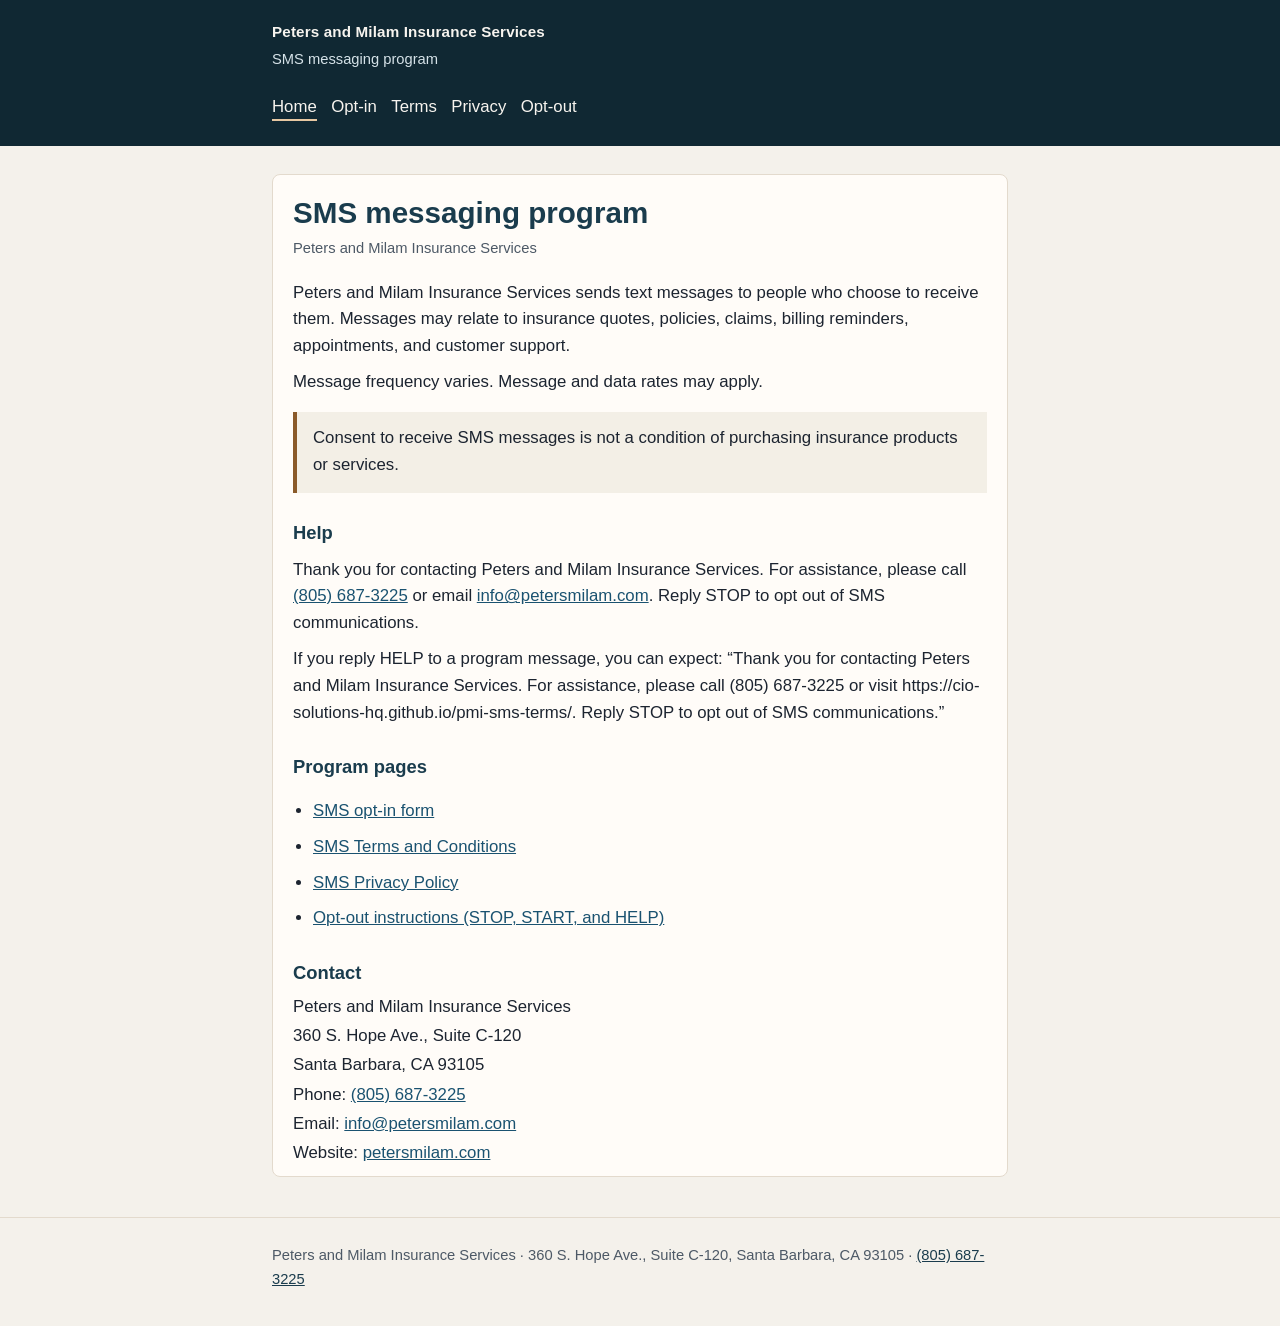
<file: index.html>
<!DOCTYPE html>
<html lang="en">
<head>
  <meta charset="utf-8">
  <meta name="viewport" content="width=device-width, initial-scale=1">
  <title>SMS Messaging Program | Peters and Milam Insurance Services</title>
  <meta name="description" content="SMS messaging program for Peters and Milam Insurance Services, including help, opt-out, terms, and privacy information.">
  <link rel="stylesheet" href="styles.css">
</head>
<body>
  <a class="skip" href="#content">Skip to content</a>
  <header class="site-header">
    <div class="header-inner">
      <p class="brand"><a href="index.html">Peters and Milam Insurance Services</a></p>
      <p class="tagline">SMS messaging program</p>
      <nav aria-label="Program pages">
        <ul>
          <li><a href="index.html" aria-current="page">Home</a></li>
          <li><a href="opt-in.html">Opt-in</a></li>
          <li><a href="terms.html">Terms</a></li>
          <li><a href="privacy.html">Privacy</a></li>
          <li><a href="opt-out.html">Opt-out</a></li>
        </ul>
      </nav>
    </div>
  </header>
  <main id="content">
    <article class="panel">
      <h1>SMS messaging program</h1>
      <p class="updated">Peters and Milam Insurance Services</p>
      <p>Peters and Milam Insurance Services sends text messages to people who choose to receive them. Messages may relate to insurance quotes, policies, claims, billing reminders, appointments, and customer support.</p>
      <p>Message frequency varies. Message and data rates may apply.</p>
      <p class="notice">Consent to receive SMS messages is not a condition of purchasing insurance products or services.</p>

      <h2>Help</h2>
      <p>Thank you for contacting Peters and Milam Insurance Services. For assistance, please call <a href="tel:+18056873225">(805) 687-3225</a> or email <a href="mailto:info@petersmilam.com">info@petersmilam.com</a>. Reply STOP to opt out of SMS communications.</p>
      <p>If you reply HELP to a program message, you can expect: “Thank you for contacting Peters and Milam Insurance Services. For assistance, please call (805) 687-3225 or visit https://cio-solutions-hq.github.io/pmi-sms-terms/. Reply STOP to opt out of SMS communications.”</p>

      <h2>Program pages</h2>
      <ul>
        <li><a href="opt-in.html">SMS opt-in form</a></li>
        <li><a href="terms.html">SMS Terms and Conditions</a></li>
        <li><a href="privacy.html">SMS Privacy Policy</a></li>
        <li><a href="opt-out.html">Opt-out instructions (STOP, START, and HELP)</a></li>
      </ul>

      <h2>Contact</h2>
      <div class="contact">
        <p>Peters and Milam Insurance Services</p>
        <p>360 S. Hope Ave., Suite C-120</p>
        <p>Santa Barbara, CA 93105</p>
        <p>Phone: <a href="tel:+18056873225">(805) 687-3225</a></p>
        <p>Email: <a href="mailto:info@petersmilam.com">info@petersmilam.com</a></p>
        <p>Website: <a href="https://www.petersmilam.com/">petersmilam.com</a></p>
      </div>
    </article>
  </main>
  <footer class="site-footer">
    <div class="wrap">
      <p>Peters and Milam Insurance Services · 360 S. Hope Ave., Suite C-120, Santa Barbara, CA 93105 · <a href="tel:+18056873225">(805) 687-3225</a></p>
    </div>
  </footer>
</body>
</html>
</file>
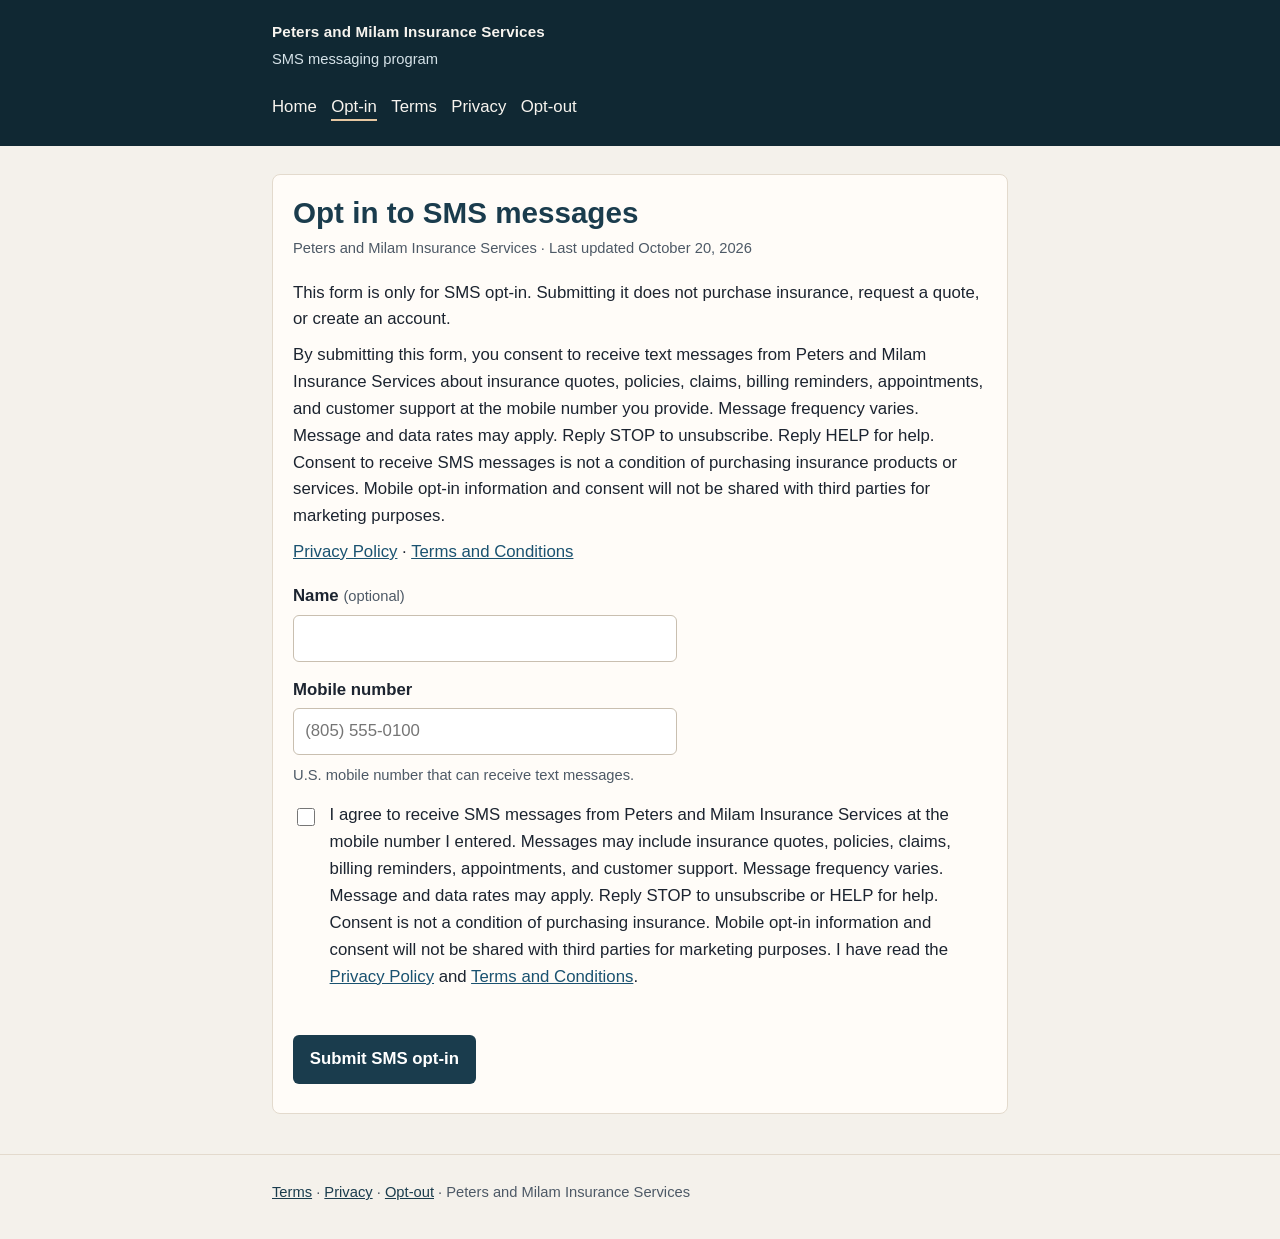
<file: opt-in.html>
<!DOCTYPE html>
<html lang="en">
<head>
  <meta charset="utf-8">
  <meta name="viewport" content="width=device-width, initial-scale=1">
  <title>SMS Opt-In | Peters and Milam Insurance Services</title>
  <meta name="description" content="Opt in to SMS messages from Peters and Milam Insurance Services about insurance quotes, policies, claims, billing reminders, appointments, and customer support.">
  <link rel="stylesheet" href="styles.css">
</head>
<body>
  <a class="skip" href="#content">Skip to content</a>
  <header class="site-header">
    <div class="header-inner">
      <p class="brand"><a href="index.html">Peters and Milam Insurance Services</a></p>
      <p class="tagline">SMS messaging program</p>
      <nav aria-label="Program pages">
        <ul>
          <li><a href="index.html">Home</a></li>
          <li><a href="opt-in.html" aria-current="page">Opt-in</a></li>
          <li><a href="terms.html">Terms</a></li>
          <li><a href="privacy.html">Privacy</a></li>
          <li><a href="opt-out.html">Opt-out</a></li>
        </ul>
      </nav>
    </div>
  </header>
  <main id="content">
    <article class="panel">
      <h1>Opt in to SMS messages</h1>
      <p class="updated">Peters and Milam Insurance Services · Last updated October 20, 2026</p>
      <p>This form is only for SMS opt-in. Submitting it does not purchase insurance, request a quote, or create an account.</p>
      <p>By submitting this form, you consent to receive text messages from Peters and Milam Insurance Services about insurance quotes, policies, claims, billing reminders, appointments, and customer support at the mobile number you provide. Message frequency varies. Message and data rates may apply. Reply STOP to unsubscribe. Reply HELP for help. Consent to receive SMS messages is not a condition of purchasing insurance products or services. Mobile opt-in information and consent will not be shared with third parties for marketing purposes.</p>
      <p><a href="https://cio-solutions-hq.github.io/pmi-sms-terms/privacy.html">Privacy Policy</a> · <a href="https://cio-solutions-hq.github.io/pmi-sms-terms/terms.html">Terms and Conditions</a></p>

      <form id="sms-opt-in-form" class="opt-in" action="mailto:info@petersmilam.com" method="post" enctype="text/plain">
        <div class="field">
          <label for="opt-in-name">Name <span class="optional">(optional)</span></label>
          <input id="opt-in-name" name="name" type="text" autocomplete="name" maxlength="120">
        </div>
        <div class="field">
          <label for="opt-in-mobile">Mobile number</label>
          <input id="opt-in-mobile" name="mobile_phone" type="tel" inputmode="tel" autocomplete="tel" required placeholder="(805) 555-0100" aria-describedby="mobile-hint">
          <p id="mobile-hint" class="hint">U.S. mobile number that can receive text messages.</p>
        </div>
        <div class="field">
          <div class="check">
            <input id="opt-in-consent" name="sms_consent" type="checkbox" value="I agree to receive SMS messages from Peters and Milam Insurance Services." required>
            <label for="opt-in-consent">I agree to receive SMS messages from Peters and Milam Insurance Services at the mobile number I entered. Messages may include insurance quotes, policies, claims, billing reminders, appointments, and customer support. Message frequency varies. Message and data rates may apply. Reply STOP to unsubscribe or HELP for help. Consent is not a condition of purchasing insurance. Mobile opt-in information and consent will not be shared with third parties for marketing purposes. I have read the <a href="https://cio-solutions-hq.github.io/pmi-sms-terms/privacy.html">Privacy Policy</a> and <a href="https://cio-solutions-hq.github.io/pmi-sms-terms/terms.html">Terms and Conditions</a>.</label>
          </div>
        </div>
        <p id="form-error" class="form-error" role="alert"></p>
        <button type="submit">Submit SMS opt-in</button>
      </form>

      <section id="opt-in-confirmation" class="confirmation" hidden tabindex="-1" aria-labelledby="confirmation-title">
        <h2 id="confirmation-title">Thank you for opting in</h2>
        <p>Thank you for opting in to receive SMS messages from Peters and Milam Insurance Services. You may receive messages regarding insurance quotes, policies, claims, billing reminders, appointments, and customer service. Message frequency varies. Message and data rates may apply. Reply HELP for assistance or STOP to opt out.</p>
        <p>Mobile number: <strong id="confirmed-phone"></strong></p>
        <p>Request time: <strong id="confirmed-time"></strong></p>
        <p>Send the email that opened to <a href="mailto:info@petersmilam.com">info@petersmilam.com</a> so Peters and Milam Insurance Services receives this request. If no email opened, use <a id="email-request" href="mailto:info@petersmilam.com">email this opt-in request</a>. You can also call <a href="tel:+18056873225">(805) 687-3225</a>.</p>
      </section>
    </article>
  </main>
  <footer class="site-footer">
    <div class="wrap">
      <p><a href="terms.html">Terms</a> · <a href="privacy.html">Privacy</a> · <a href="opt-out.html">Opt-out</a> · Peters and Milam Insurance Services</p>
    </div>
  </footer>
  <script>
    (function () {
      var form = document.getElementById("sms-opt-in-form");
      var confirmation = document.getElementById("opt-in-confirmation");
      var error = document.getElementById("form-error");
      var phoneInput = document.getElementById("opt-in-mobile");
      var consentInput = document.getElementById("opt-in-consent");

      form.addEventListener("submit", function (event) {
        event.preventDefault();
        error.textContent = "";
        phoneInput.removeAttribute("aria-invalid");
        consentInput.removeAttribute("aria-invalid");

        var name = form.elements.name.value.trim();
        var digits = phoneInput.value.replace(/\D/g, "");
        if (digits.length === 11 && digits.charAt(0) === "1") {
          digits = digits.slice(1);
        }
        if (digits.length !== 10) {
          error.textContent = "Enter a 10-digit U.S. mobile number.";
          phoneInput.setAttribute("aria-invalid", "true");
          phoneInput.focus();
          return;
        }
        if (!consentInput.checked) {
          error.textContent = "Check the box to consent to SMS messages. It is not selected for you.";
          consentInput.setAttribute("aria-invalid", "true");
          consentInput.focus();
          return;
        }

        var phone = "(" + digits.slice(0, 3) + ") " + digits.slice(3, 6) + "-" + digits.slice(6);
        var stamp = new Date().toLocaleString("en-US", {
          timeZone: "America/Los_Angeles",
          year: "numeric",
          month: "long",
          day: "numeric",
          hour: "numeric",
          minute: "2-digit",
          second: "2-digit",
          timeZoneName: "short"
        });
        var body = [
          "SMS opt-in request for Peters and Milam Insurance Services",
          "",
          "Name: " + (name || "(not provided)"),
          "Mobile number: " + phone,
          "Consent: I agree to receive SMS messages from Peters and Milam Insurance Services.",
          "Submitted: " + stamp,
          "Page: https://cio-solutions-hq.github.io/pmi-sms-terms/opt-in.html"
        ].join("\n");
        var mailto = "mailto:info@petersmilam.com?subject=" + encodeURIComponent("SMS opt-in request") + "&body=" + encodeURIComponent(body);

        document.getElementById("confirmed-phone").textContent = phone;
        document.getElementById("confirmed-time").textContent = stamp;
        document.getElementById("email-request").setAttribute("href", mailto);

        form.hidden = true;
        confirmation.hidden = false;
        confirmation.focus();

        var mail = document.createElement("a");
        mail.href = mailto;
        mail.click();
      });
    })();
  </script>
</body>
</html>
</file>
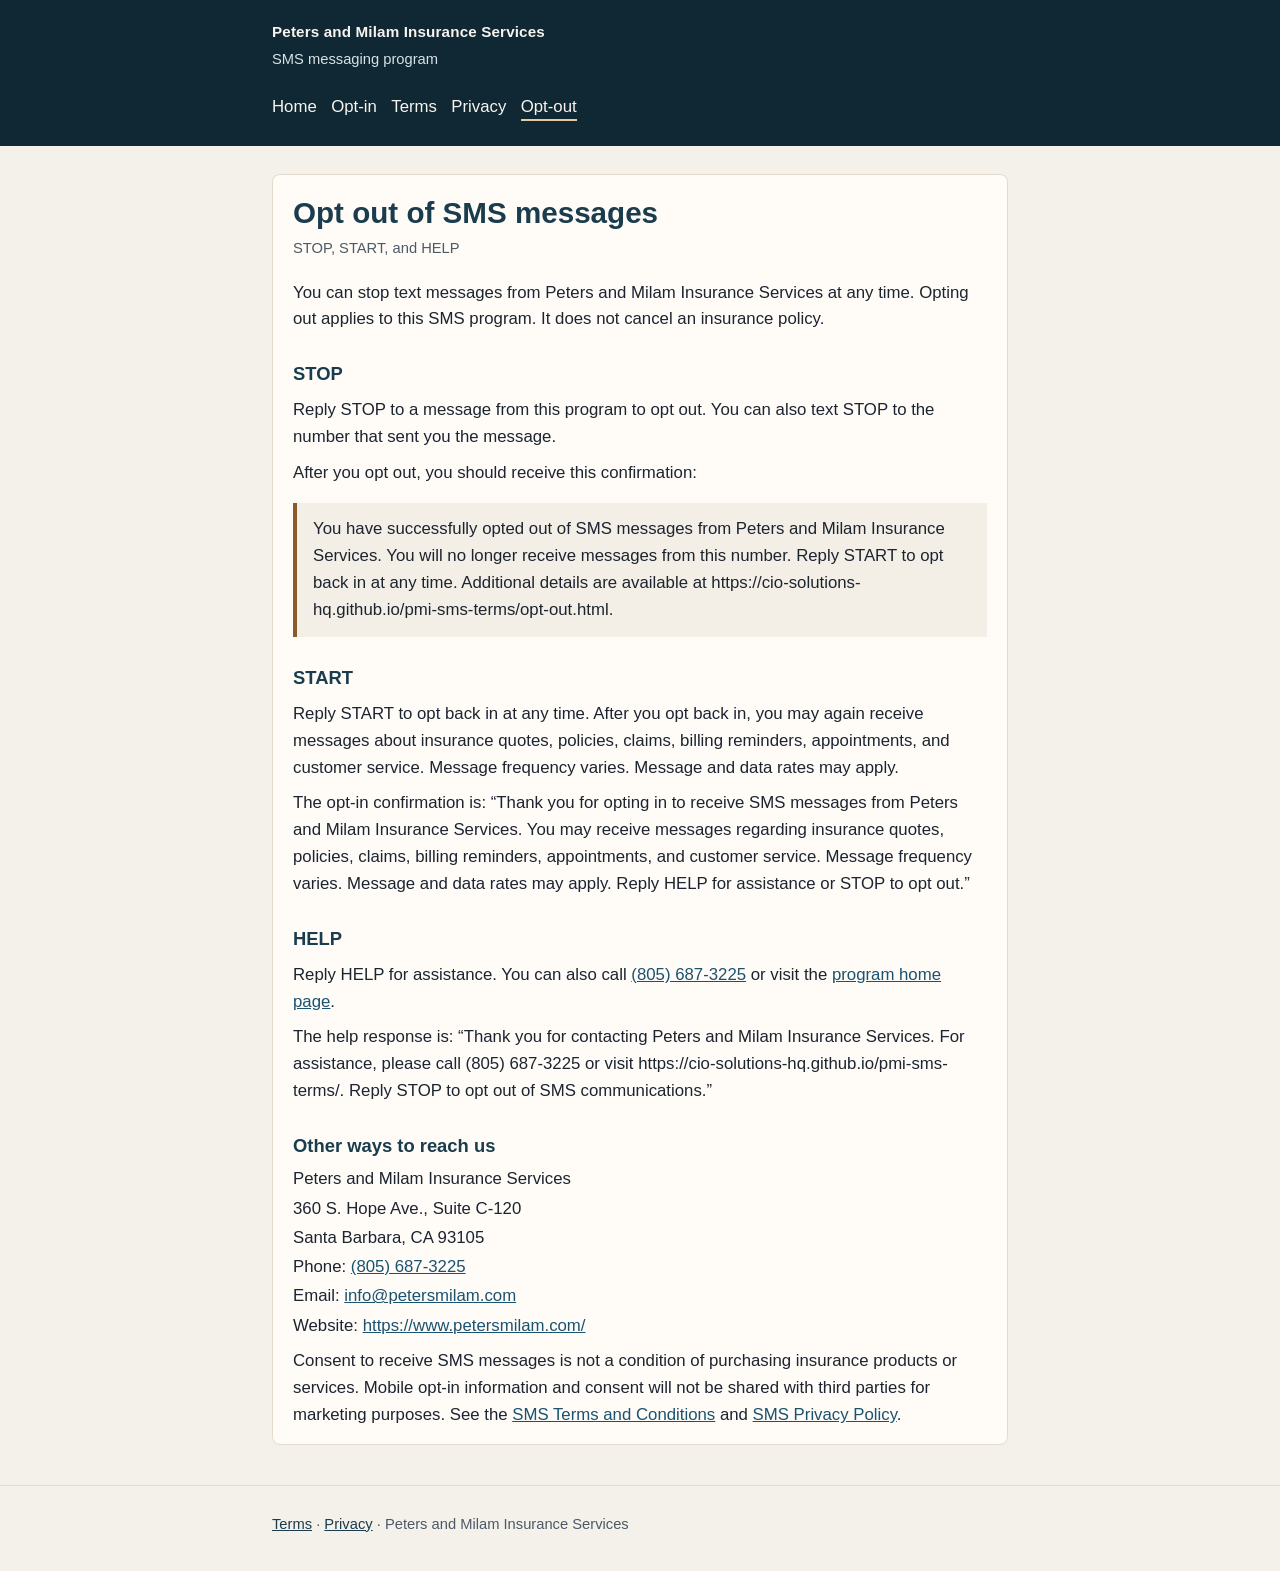
<file: opt-out.html>
<!DOCTYPE html>
<html lang="en">
<head>
  <meta charset="utf-8">
  <meta name="viewport" content="width=device-width, initial-scale=1">
  <title>SMS Opt-Out | Peters and Milam Insurance Services</title>
  <meta name="description" content="How to opt out, opt back in, or get help for SMS messages from Peters and Milam Insurance Services.">
  <link rel="stylesheet" href="styles.css">
</head>
<body>
  <a class="skip" href="#content">Skip to content</a>
  <header class="site-header">
    <div class="header-inner">
      <p class="brand"><a href="index.html">Peters and Milam Insurance Services</a></p>
      <p class="tagline">SMS messaging program</p>
      <nav aria-label="Program pages">
        <ul>
          <li><a href="index.html">Home</a></li>
          <li><a href="opt-in.html">Opt-in</a></li>
          <li><a href="terms.html">Terms</a></li>
          <li><a href="privacy.html">Privacy</a></li>
          <li><a href="opt-out.html" aria-current="page">Opt-out</a></li>
        </ul>
      </nav>
    </div>
  </header>
  <main id="content">
    <article class="panel">
      <h1>Opt out of SMS messages</h1>
      <p class="updated">STOP, START, and HELP</p>
      <p>You can stop text messages from Peters and Milam Insurance Services at any time. Opting out applies to this SMS program. It does not cancel an insurance policy.</p>

      <h2>STOP</h2>
      <p>Reply STOP to a message from this program to opt out. You can also text STOP to the number that sent you the message.</p>
      <p>After you opt out, you should receive this confirmation:</p>
      <p class="notice">You have successfully opted out of SMS messages from Peters and Milam Insurance Services. You will no longer receive messages from this number. Reply START to opt back in at any time. Additional details are available at https://cio-solutions-hq.github.io/pmi-sms-terms/opt-out.html.</p>

      <h2>START</h2>
      <p>Reply START to opt back in at any time. After you opt back in, you may again receive messages about insurance quotes, policies, claims, billing reminders, appointments, and customer service. Message frequency varies. Message and data rates may apply.</p>
      <p>The opt-in confirmation is: “Thank you for opting in to receive SMS messages from Peters and Milam Insurance Services. You may receive messages regarding insurance quotes, policies, claims, billing reminders, appointments, and customer service. Message frequency varies. Message and data rates may apply. Reply HELP for assistance or STOP to opt out.”</p>

      <h2>HELP</h2>
      <p>Reply HELP for assistance. You can also call <a href="tel:+18056873225">(805) 687-3225</a> or visit the <a href="index.html">program home page</a>.</p>
      <p>The help response is: “Thank you for contacting Peters and Milam Insurance Services. For assistance, please call (805) 687-3225 or visit https://cio-solutions-hq.github.io/pmi-sms-terms/. Reply STOP to opt out of SMS communications.”</p>

      <h2>Other ways to reach us</h2>
      <div class="contact">
        <p>Peters and Milam Insurance Services</p>
        <p>360 S. Hope Ave., Suite C-120</p>
        <p>Santa Barbara, CA 93105</p>
        <p>Phone: <a href="tel:+18056873225">(805) 687-3225</a></p>
        <p>Email: <a href="mailto:info@petersmilam.com">info@petersmilam.com</a></p>
        <p>Website: <a href="https://www.petersmilam.com/">https://www.petersmilam.com/</a></p>
      </div>
      <p>Consent to receive SMS messages is not a condition of purchasing insurance products or services. Mobile opt-in information and consent will not be shared with third parties for marketing purposes. See the <a href="terms.html">SMS Terms and Conditions</a> and <a href="privacy.html">SMS Privacy Policy</a>.</p>
    </article>
  </main>
  <footer class="site-footer">
    <div class="wrap">
      <p><a href="terms.html">Terms</a> · <a href="privacy.html">Privacy</a> · Peters and Milam Insurance Services</p>
    </div>
  </footer>
</body>
</html>
</file>
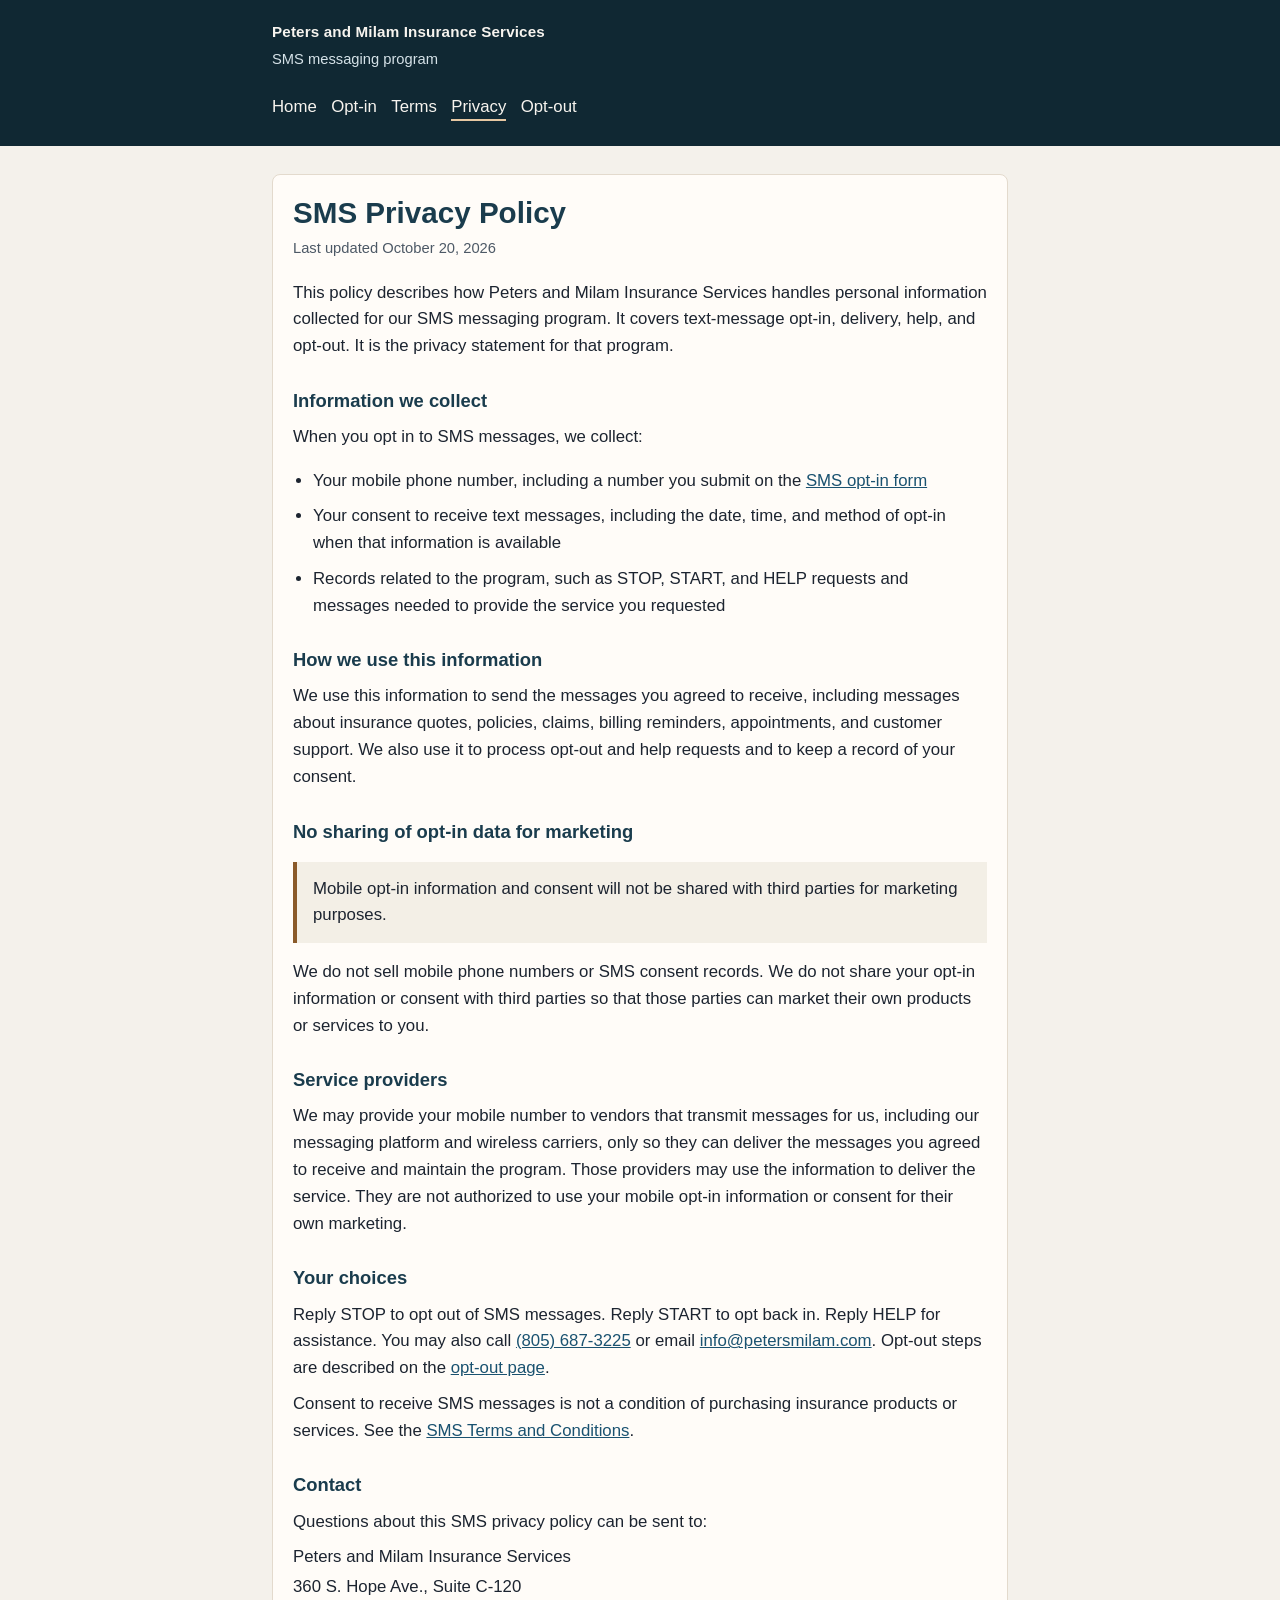
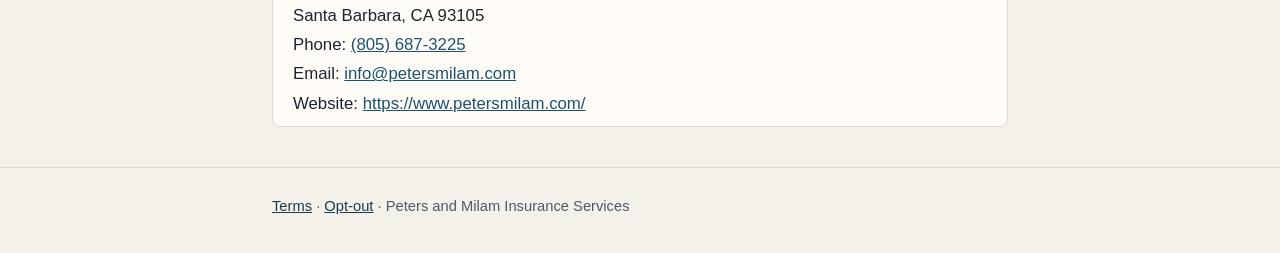
<file: privacy.html>
<!DOCTYPE html>
<html lang="en">
<head>
  <meta charset="utf-8">
  <meta name="viewport" content="width=device-width, initial-scale=1">
  <title>SMS Privacy Policy | Peters and Milam Insurance Services</title>
  <meta name="description" content="Privacy policy for the Peters and Milam Insurance Services SMS messaging program.">
  <link rel="stylesheet" href="styles.css">
</head>
<body>
  <a class="skip" href="#content">Skip to content</a>
  <header class="site-header">
    <div class="header-inner">
      <p class="brand"><a href="index.html">Peters and Milam Insurance Services</a></p>
      <p class="tagline">SMS messaging program</p>
      <nav aria-label="Program pages">
        <ul>
          <li><a href="index.html">Home</a></li>
          <li><a href="opt-in.html">Opt-in</a></li>
          <li><a href="terms.html">Terms</a></li>
          <li><a href="privacy.html" aria-current="page">Privacy</a></li>
          <li><a href="opt-out.html">Opt-out</a></li>
        </ul>
      </nav>
    </div>
  </header>
  <main id="content">
    <article class="panel">
      <h1>SMS Privacy Policy</h1>
      <p class="updated">Last updated October 20, 2026</p>
      <p>This policy describes how Peters and Milam Insurance Services handles personal information collected for our SMS messaging program. It covers text-message opt-in, delivery, help, and opt-out. It is the privacy statement for that program.</p>

      <h2>Information we collect</h2>
      <p>When you opt in to SMS messages, we collect:</p>
      <ul>
        <li>Your mobile phone number, including a number you submit on the <a href="https://cio-solutions-hq.github.io/pmi-sms-terms/opt-in.html">SMS opt-in form</a></li>
        <li>Your consent to receive text messages, including the date, time, and method of opt-in when that information is available</li>
        <li>Records related to the program, such as STOP, START, and HELP requests and messages needed to provide the service you requested</li>
      </ul>

      <h2>How we use this information</h2>
      <p>We use this information to send the messages you agreed to receive, including messages about insurance quotes, policies, claims, billing reminders, appointments, and customer support. We also use it to process opt-out and help requests and to keep a record of your consent.</p>

      <h2>No sharing of opt-in data for marketing</h2>
      <p class="notice">Mobile opt-in information and consent will not be shared with third parties for marketing purposes.</p>
      <p>We do not sell mobile phone numbers or SMS consent records. We do not share your opt-in information or consent with third parties so that those parties can market their own products or services to you.</p>

      <h2>Service providers</h2>
      <p>We may provide your mobile number to vendors that transmit messages for us, including our messaging platform and wireless carriers, only so they can deliver the messages you agreed to receive and maintain the program. Those providers may use the information to deliver the service. They are not authorized to use your mobile opt-in information or consent for their own marketing.</p>

      <h2>Your choices</h2>
      <p>Reply STOP to opt out of SMS messages. Reply START to opt back in. Reply HELP for assistance. You may also call <a href="tel:+18056873225">(805) 687-3225</a> or email <a href="mailto:info@petersmilam.com">info@petersmilam.com</a>. Opt-out steps are described on the <a href="opt-out.html">opt-out page</a>.</p>
      <p>Consent to receive SMS messages is not a condition of purchasing insurance products or services. See the <a href="terms.html">SMS Terms and Conditions</a>.</p>

      <h2>Contact</h2>
      <p>Questions about this SMS privacy policy can be sent to:</p>
      <div class="contact">
        <p>Peters and Milam Insurance Services</p>
        <p>360 S. Hope Ave., Suite C-120</p>
        <p>Santa Barbara, CA 93105</p>
        <p>Phone: <a href="tel:+18056873225">(805) 687-3225</a></p>
        <p>Email: <a href="mailto:info@petersmilam.com">info@petersmilam.com</a></p>
        <p>Website: <a href="https://www.petersmilam.com/">https://www.petersmilam.com/</a></p>
      </div>
    </article>
  </main>
  <footer class="site-footer">
    <div class="wrap">
      <p><a href="terms.html">Terms</a> · <a href="opt-out.html">Opt-out</a> · Peters and Milam Insurance Services</p>
    </div>
  </footer>
</body>
</html>
</file>
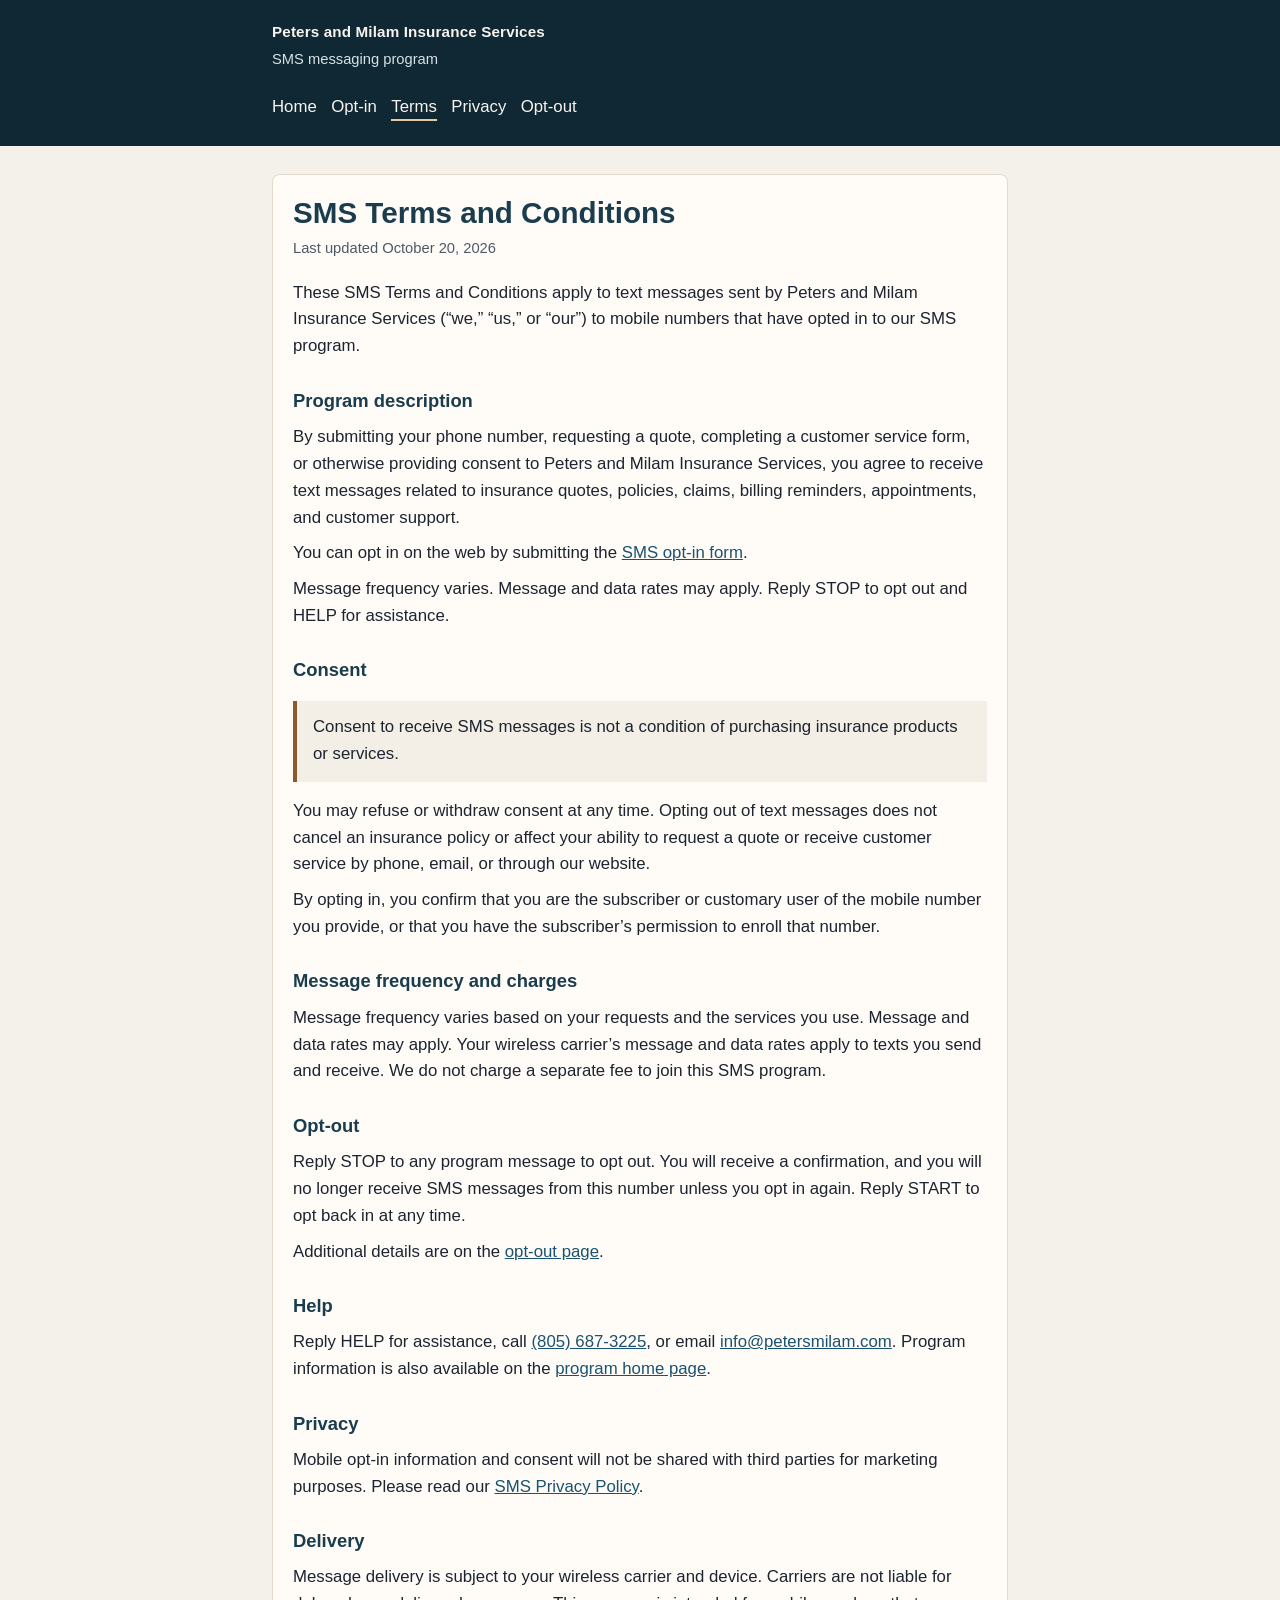
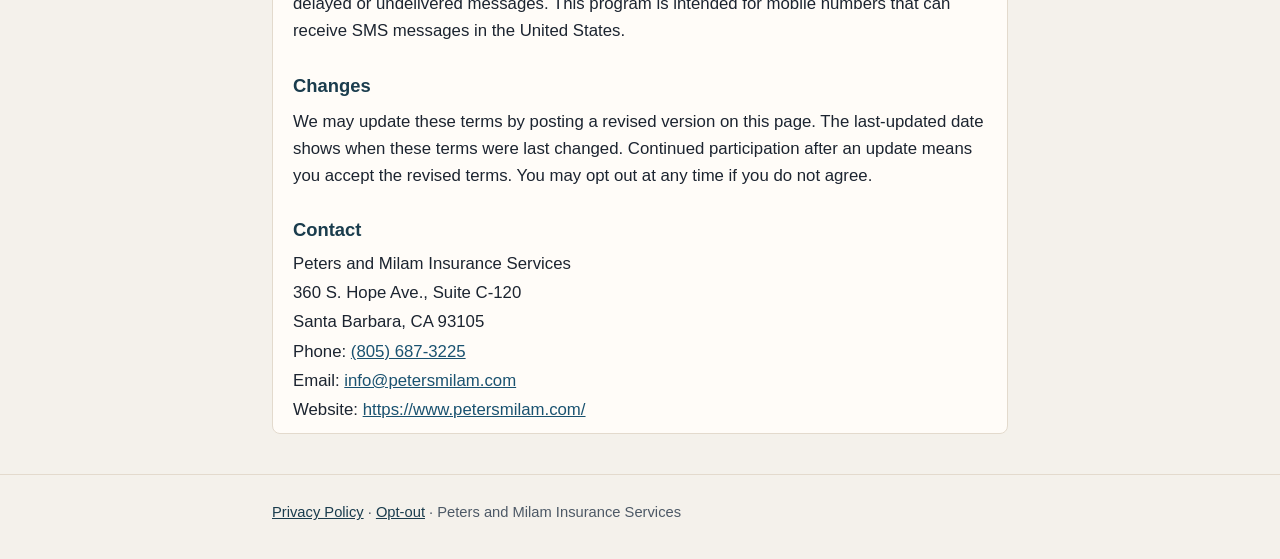
<file: terms.html>
<!DOCTYPE html>
<html lang="en">
<head>
  <meta charset="utf-8">
  <meta name="viewport" content="width=device-width, initial-scale=1">
  <title>SMS Terms and Conditions | Peters and Milam Insurance Services</title>
  <meta name="description" content="Terms and conditions for the Peters and Milam Insurance Services SMS messaging program.">
  <link rel="stylesheet" href="styles.css">
</head>
<body>
  <a class="skip" href="#content">Skip to content</a>
  <header class="site-header">
    <div class="header-inner">
      <p class="brand"><a href="index.html">Peters and Milam Insurance Services</a></p>
      <p class="tagline">SMS messaging program</p>
      <nav aria-label="Program pages">
        <ul>
          <li><a href="index.html">Home</a></li>
          <li><a href="opt-in.html">Opt-in</a></li>
          <li><a href="terms.html" aria-current="page">Terms</a></li>
          <li><a href="privacy.html">Privacy</a></li>
          <li><a href="opt-out.html">Opt-out</a></li>
        </ul>
      </nav>
    </div>
  </header>
  <main id="content">
    <article class="panel">
      <h1>SMS Terms and Conditions</h1>
      <p class="updated">Last updated October 20, 2026</p>
      <p>These SMS Terms and Conditions apply to text messages sent by Peters and Milam Insurance Services (“we,” “us,” or “our”) to mobile numbers that have opted in to our SMS program.</p>

      <h2>Program description</h2>
      <p>By submitting your phone number, requesting a quote, completing a customer service form, or otherwise providing consent to Peters and Milam Insurance Services, you agree to receive text messages related to insurance quotes, policies, claims, billing reminders, appointments, and customer support.</p>
      <p>You can opt in on the web by submitting the <a href="https://cio-solutions-hq.github.io/pmi-sms-terms/opt-in.html">SMS opt-in form</a>.</p>
      <p>Message frequency varies. Message and data rates may apply. Reply STOP to opt out and HELP for assistance.</p>

      <h2>Consent</h2>
      <p class="notice">Consent to receive SMS messages is not a condition of purchasing insurance products or services.</p>
      <p>You may refuse or withdraw consent at any time. Opting out of text messages does not cancel an insurance policy or affect your ability to request a quote or receive customer service by phone, email, or through our website.</p>
      <p>By opting in, you confirm that you are the subscriber or customary user of the mobile number you provide, or that you have the subscriber’s permission to enroll that number.</p>

      <h2>Message frequency and charges</h2>
      <p>Message frequency varies based on your requests and the services you use. Message and data rates may apply. Your wireless carrier’s message and data rates apply to texts you send and receive. We do not charge a separate fee to join this SMS program.</p>

      <h2>Opt-out</h2>
      <p>Reply STOP to any program message to opt out. You will receive a confirmation, and you will no longer receive SMS messages from this number unless you opt in again. Reply START to opt back in at any time.</p>
      <p>Additional details are on the <a href="opt-out.html">opt-out page</a>.</p>

      <h2>Help</h2>
      <p>Reply HELP for assistance, call <a href="tel:+18056873225">(805) 687-3225</a>, or email <a href="mailto:info@petersmilam.com">info@petersmilam.com</a>. Program information is also available on the <a href="index.html">program home page</a>.</p>

      <h2>Privacy</h2>
      <p>Mobile opt-in information and consent will not be shared with third parties for marketing purposes. Please read our <a href="privacy.html">SMS Privacy Policy</a>.</p>

      <h2>Delivery</h2>
      <p>Message delivery is subject to your wireless carrier and device. Carriers are not liable for delayed or undelivered messages. This program is intended for mobile numbers that can receive SMS messages in the United States.</p>

      <h2>Changes</h2>
      <p>We may update these terms by posting a revised version on this page. The last-updated date shows when these terms were last changed. Continued participation after an update means you accept the revised terms. You may opt out at any time if you do not agree.</p>

      <h2>Contact</h2>
      <div class="contact">
        <p>Peters and Milam Insurance Services</p>
        <p>360 S. Hope Ave., Suite C-120</p>
        <p>Santa Barbara, CA 93105</p>
        <p>Phone: <a href="tel:+18056873225">(805) 687-3225</a></p>
        <p>Email: <a href="mailto:info@petersmilam.com">info@petersmilam.com</a></p>
        <p>Website: <a href="https://www.petersmilam.com/">https://www.petersmilam.com/</a></p>
      </div>
    </article>
  </main>
  <footer class="site-footer">
    <div class="wrap">
      <p><a href="privacy.html">Privacy Policy</a> · <a href="opt-out.html">Opt-out</a> · Peters and Milam Insurance Services</p>
    </div>
  </footer>
</body>
</html>
</file>
<file: styles.css>
:root {
  --ink: #1c2430;
  --muted: #4d5966;
  --paper: #f4f1eb;
  --card: #fffcf8;
  --line: #e3dacd;
  --brand: #1a3c4d;
  --brand-deep: #102833;
  --link: #1a5270;
  --focus: #8a5a2a;
}

* {
  box-sizing: border-box;
}

html {
  scroll-behavior: smooth;
}

body {
  margin: 0;
  color: var(--ink);
  background: var(--paper);
  font-family: "Segoe UI", "Helvetica Neue", Helvetica, Arial, sans-serif;
  font-size: 1.05rem;
  line-height: 1.6;
}

a {
  color: var(--link);
}

a:hover {
  text-decoration: none;
}

a:focus-visible,
button:focus-visible {
  outline: 3px solid var(--focus);
  outline-offset: 3px;
}

.skip {
  position: absolute;
  left: 0.75rem;
  top: -4rem;
  background: var(--card);
  color: var(--ink);
  padding: 0.5rem 0.75rem;
  z-index: 2;
}

.skip:focus {
  top: 0.75rem;
}

.site-header {
  background: var(--brand-deep);
  color: #f7f4ef;
}

.site-header a {
  color: #f7f4ef;
}

.header-inner,
.site-footer .wrap,
main {
  width: min(46rem, calc(100% - 2rem));
  margin-inline: auto;
}

.header-inner {
  padding: 1.25rem 0 1rem;
}

.brand {
  margin: 0;
  font-size: 0.95rem;
  font-weight: 650;
  letter-spacing: 0.01em;
}

.brand a {
  text-decoration: none;
}

.tagline {
  margin: 0.2rem 0 0.9rem;
  color: #d5e2e8;
  font-size: 0.92rem;
}

nav ul {
  display: flex;
  flex-wrap: wrap;
  gap: 0.4rem 0.9rem;
  margin: 0;
  padding: 0;
  list-style: none;
}

nav a {
  text-decoration: none;
  border-bottom: 2px solid transparent;
  padding-bottom: 0.15rem;
}

nav a[aria-current="page"] {
  border-bottom-color: #e6c7a2;
}

main {
  padding: 1.75rem 0 2.5rem;
}

.panel {
  background: var(--card);
  border: 1px solid var(--line);
  border-radius: 8px;
  padding: 1.25rem 1.25rem 0.4rem;
}

h1 {
  margin: 0 0 0.4rem;
  font-size: 1.85rem;
  line-height: 1.2;
  color: var(--brand);
}

.updated {
  margin: 0 0 1.2rem;
  color: var(--muted);
  font-size: 0.92rem;
}

h2 {
  margin: 1.6rem 0 0.4rem;
  font-size: 1.15rem;
  color: var(--brand);
}

p,
li {
  margin: 0.55rem 0;
}

ul,
ol {
  padding-left: 1.25rem;
}

.notice {
  margin: 1rem 0;
  padding: 0.85rem 1rem;
  background: #f3efe6;
  border-left: 4px solid var(--focus);
}

.contact {
  margin-top: 0.4rem;
}

.contact p {
  margin: 0.15rem 0;
}

.site-footer {
  border-top: 1px solid var(--line);
  color: var(--muted);
  font-size: 0.92rem;
}

.site-footer .wrap {
  padding: 1.1rem 0 1.6rem;
}

.site-footer a {
  color: var(--brand);
}

.optional,
.hint {
  color: var(--muted);
  font-weight: 400;
  font-size: 0.92rem;
}

.opt-in {
  margin: 1.1rem 0 1.4rem;
}

.field {
  margin: 0.95rem 0;
}

.field > label {
  display: block;
  font-weight: 650;
  margin-bottom: 0.3rem;
}

.field input[type="text"],
.field input[type="tel"] {
  width: 100%;
  max-width: 24rem;
  font: inherit;
  padding: 0.55rem 0.7rem;
  border: 1px solid #c9bfb0;
  border-radius: 6px;
  background: #fff;
}

.check {
  display: flex;
  gap: 0.7rem;
  align-items: flex-start;
}

.check input {
  width: 1.15rem;
  height: 1.15rem;
  margin-top: 0.35rem;
  flex: none;
}

.form-error {
  min-height: 1.4rem;
  margin: 0.4rem 0;
  color: #8a2b1f;
}

button[type="submit"] {
  font: inherit;
  font-weight: 650;
  color: #fff;
  background: var(--brand);
  border: 0;
  border-radius: 6px;
  padding: 0.7rem 1.05rem;
  cursor: pointer;
}

button[type="submit"]:hover {
  background: var(--brand-deep);
}

.confirmation {
  margin: 1rem 0 1.4rem;
  padding: 0.2rem 1rem 0.8rem;
  background: #eef5f1;
  border: 1px solid #b7d0c4;
  border-radius: 8px;
}

.confirmation:focus {
  outline: 3px solid var(--focus);
  outline-offset: 3px;
}
</file>
